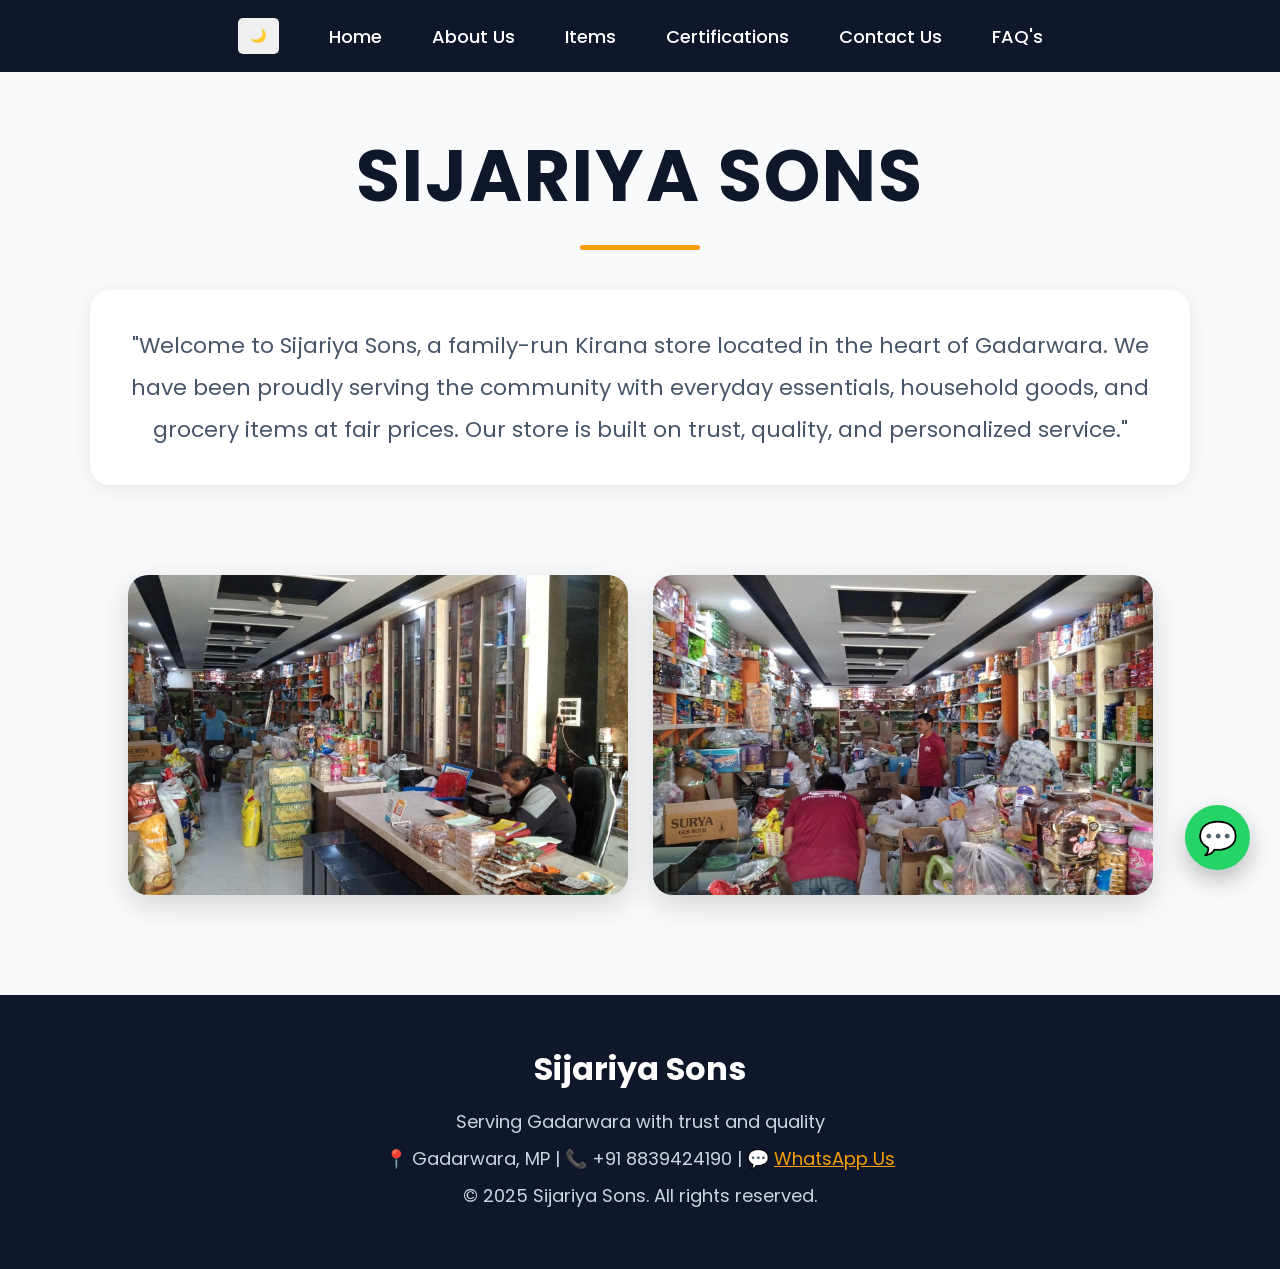
<file: index.html>
<!DOCTYPE html>
<html lang="en">
<head>
    <meta charset="UTF-8">
    <meta name="viewport" content="width=device-width, initial-scale=1.0">
    <title>Sijariya Sons</title>
    <link rel="preconnect" href="https://fonts.googleapis.com">
<link rel="preconnect" href="https://fonts.gstatic.com" crossorigin>

<link href="https://fonts.googleapis.com/css2?family=Poppins:wght@300;400;500;600;700&display=swap" rel="stylesheet">
    <link rel="stylesheet" href="css/SijariyaSonsHomeCSS.css">
    <link rel="stylesheet" href="css/style.css">
</head>
<a href="https://wa.me/919753737399"
   class="whatsapp-float"
   target="_blank">

   💬
</a>
<body>
    <nav>
        <button id="darkModeToggle">🌙</button>
        <li id="n"><a href="index.html">Home</a></li>
        <li id="n"><a href="SijariyaSonsAboutUs.html">About Us</a></li>
        <li id="n"><a href="SijariyaSonsItems.html">Items</a></li>
        <li id="n"><a href="SijariyaSonsCertfications.html">Certifications</a></li>
        <li id="n"><a href="SijariyaSonsContactUs.html">Contact Us</a></li>
        <li id="n"><a href="SijariyaSonsFAQ.html">FAQ's</a></li>
    </nav>
    <main>
        <div id="title"><b>
            SIJARIYA SONS
            </b>
        </div>
        <div id="intro">
            "Welcome to Sijariya Sons, a family-run Kirana store located in the heart of Gadarwara. We have been proudly serving the community with everyday essentials, household goods, and grocery items at fair prices. Our store is built on trust, quality, and personalized service."
        </div>
        <div id="images">
            <div id="img1"></div>
            <div id="img2"></div>
        </div>
    </main>
    <footer>
  <div id="footer">
    <h2>Sijariya Sons</h2>
    <p>Serving Gadarwara with trust and quality</p>

    <p>📍 Gadarwara, MP | 📞 +91 8839424190 | 💬 <a href="https://wa.me/919753737399" target="_blank">WhatsApp Us</a></p>
    <p>© 2025 Sijariya Sons. All rights reserved.</p>
  </div>
</footer>
</body>
<script src="js/script.js"></script>
</html>
</file>
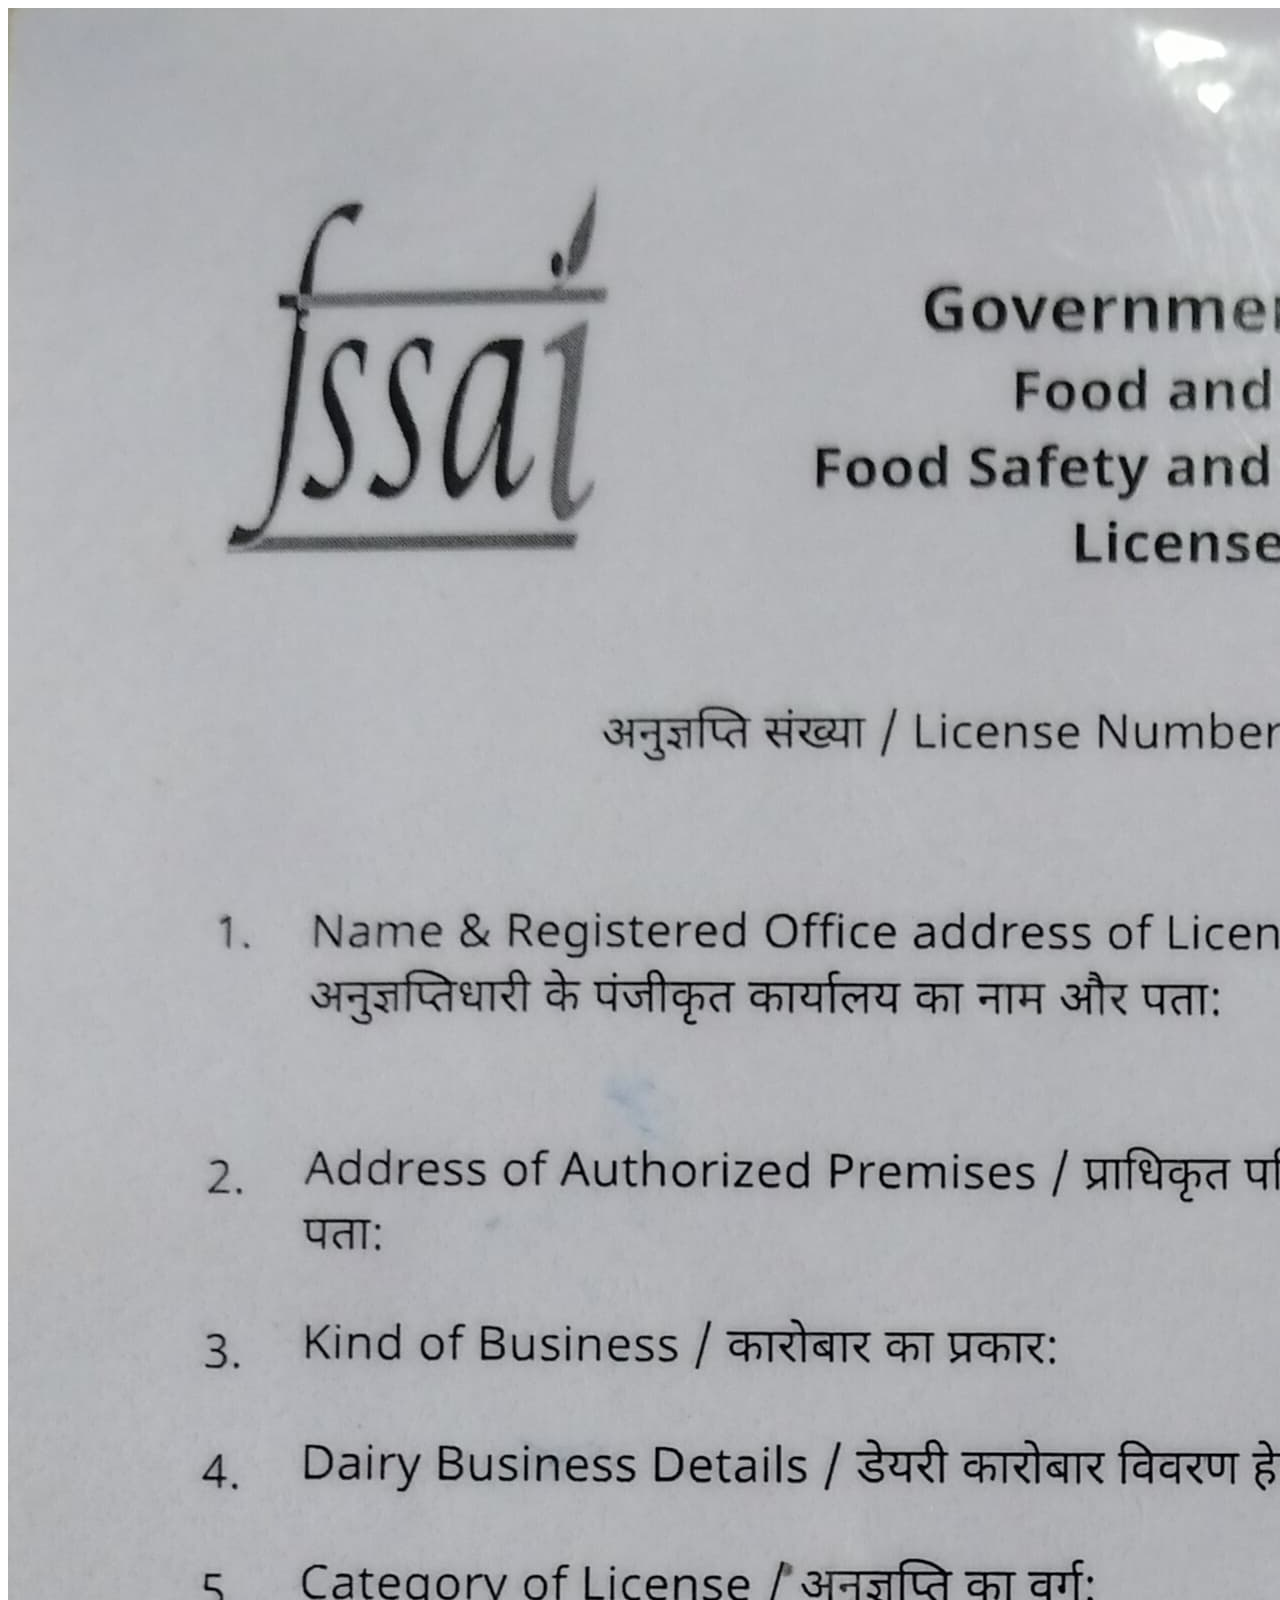
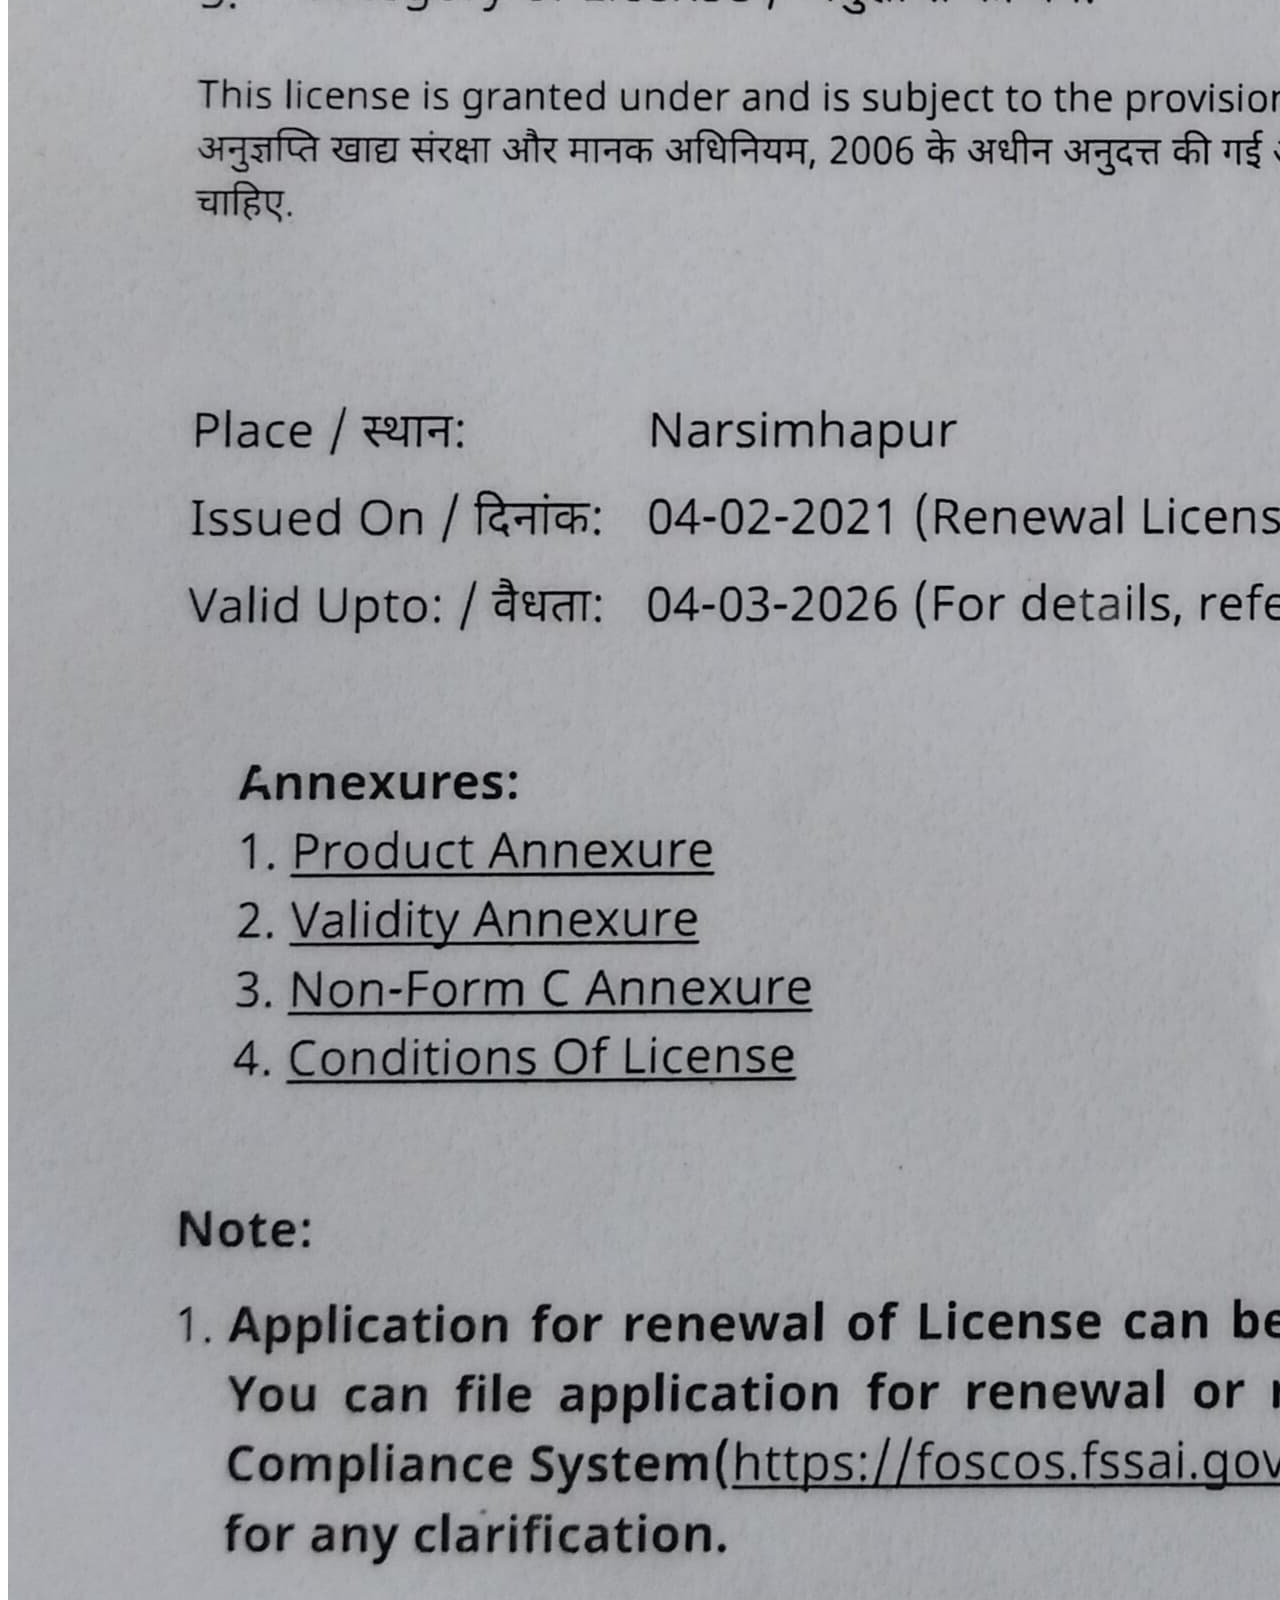
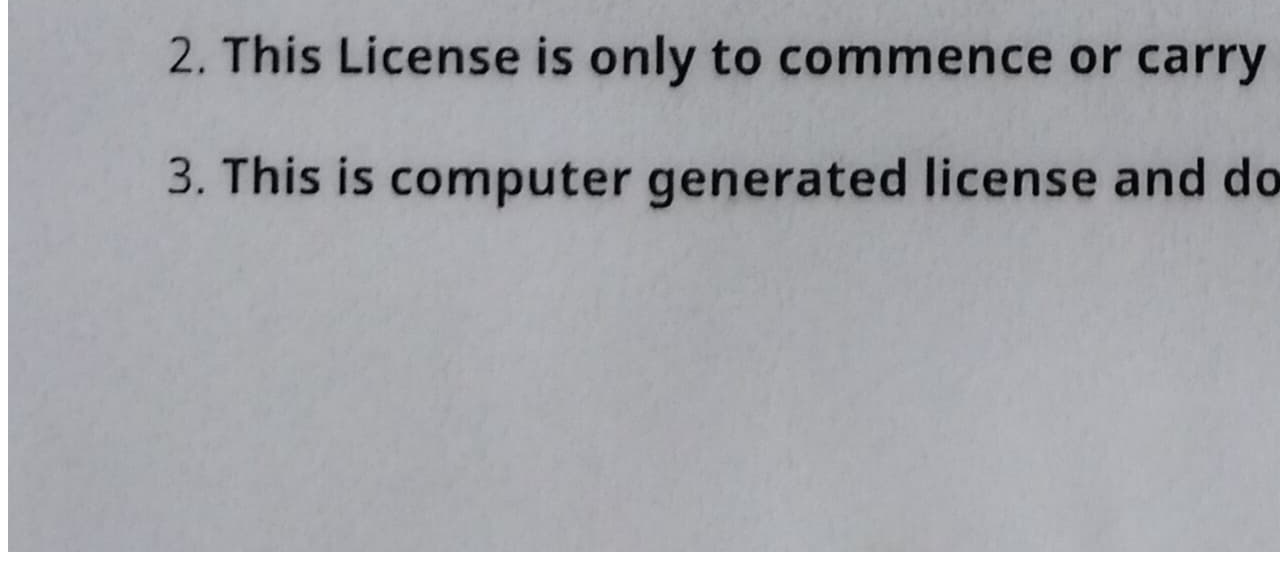
<file: license.html>
<!DOCTYPE html>
<html lang="en">
<head>
    <meta charset="UTF-8">
    <meta name="viewport" content="width=device-width, initial-scale=1.0">
    <title>Document</title>
    <link rel="stylesheet" href="css/SijariyaSonsCertficationsCSS.css">
</head>
<body>
    <img src="../images/c1.jpg">
</body>
</html>
</file>
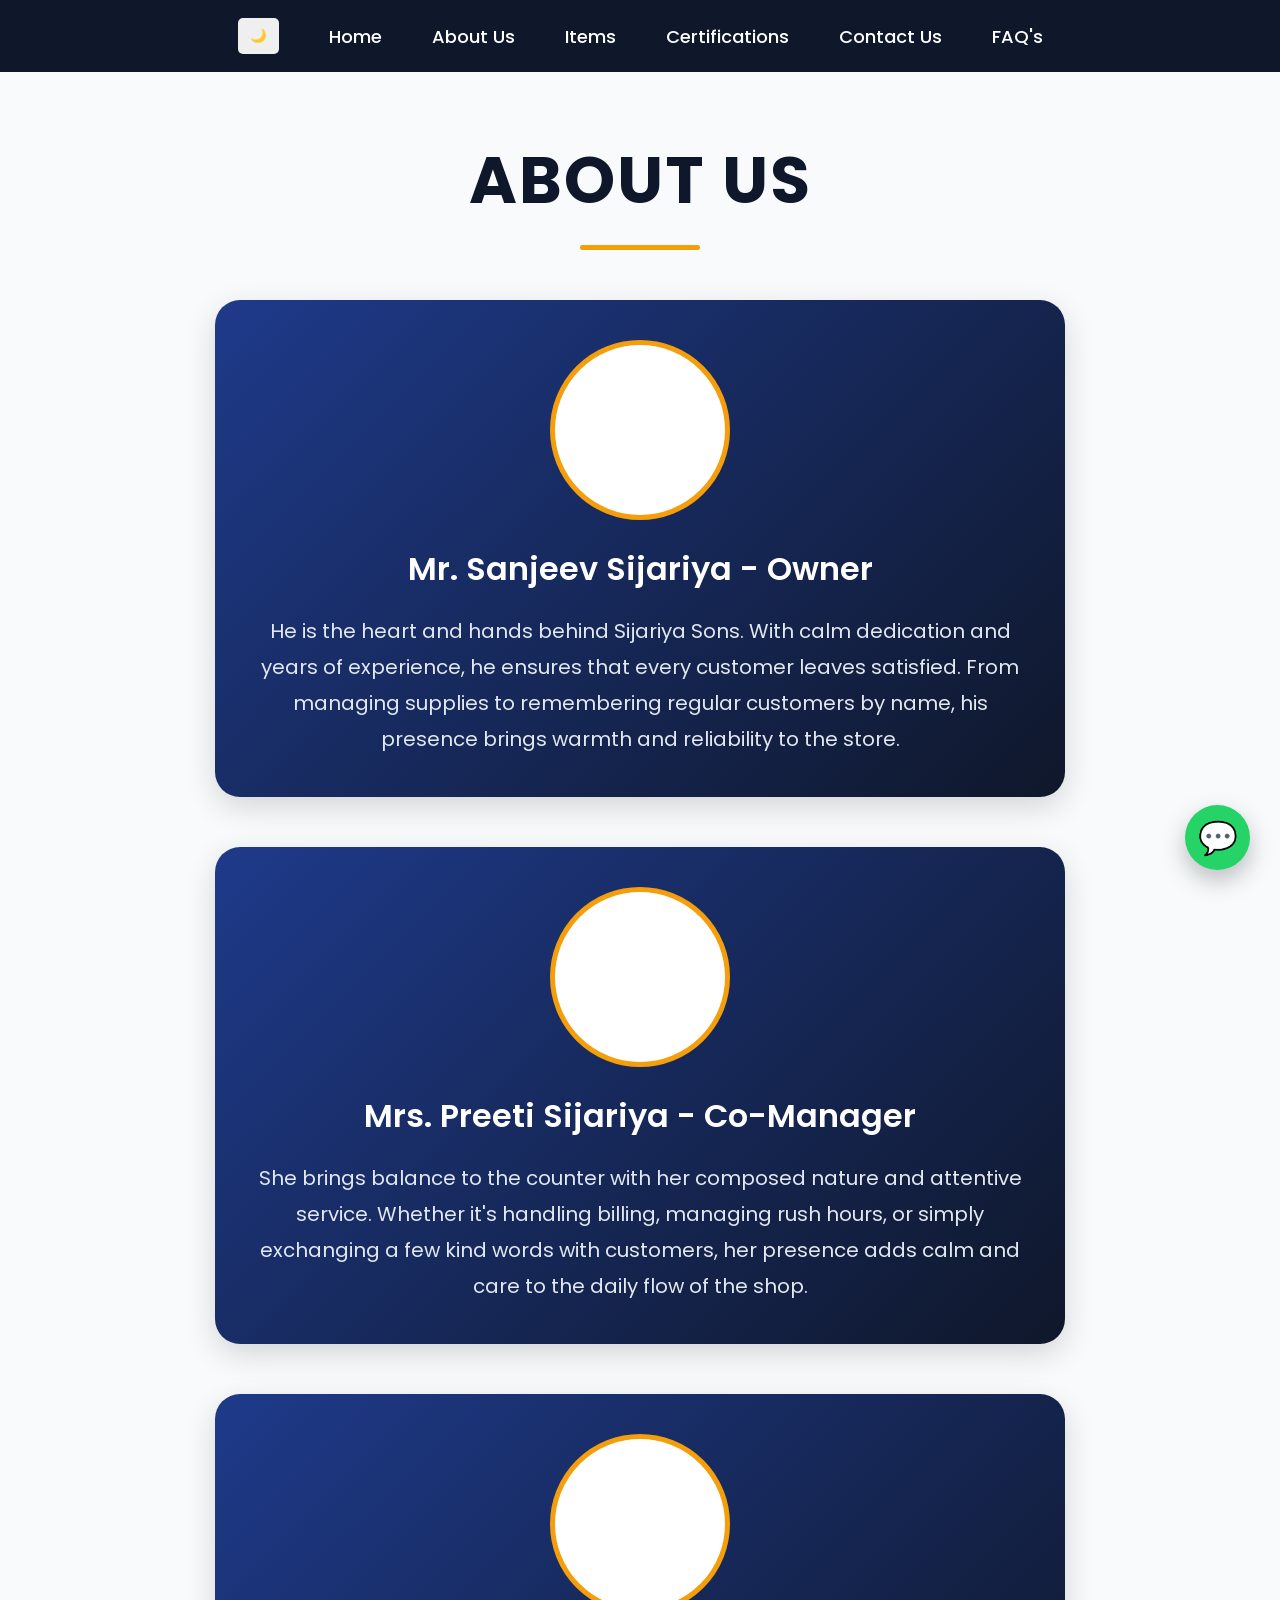
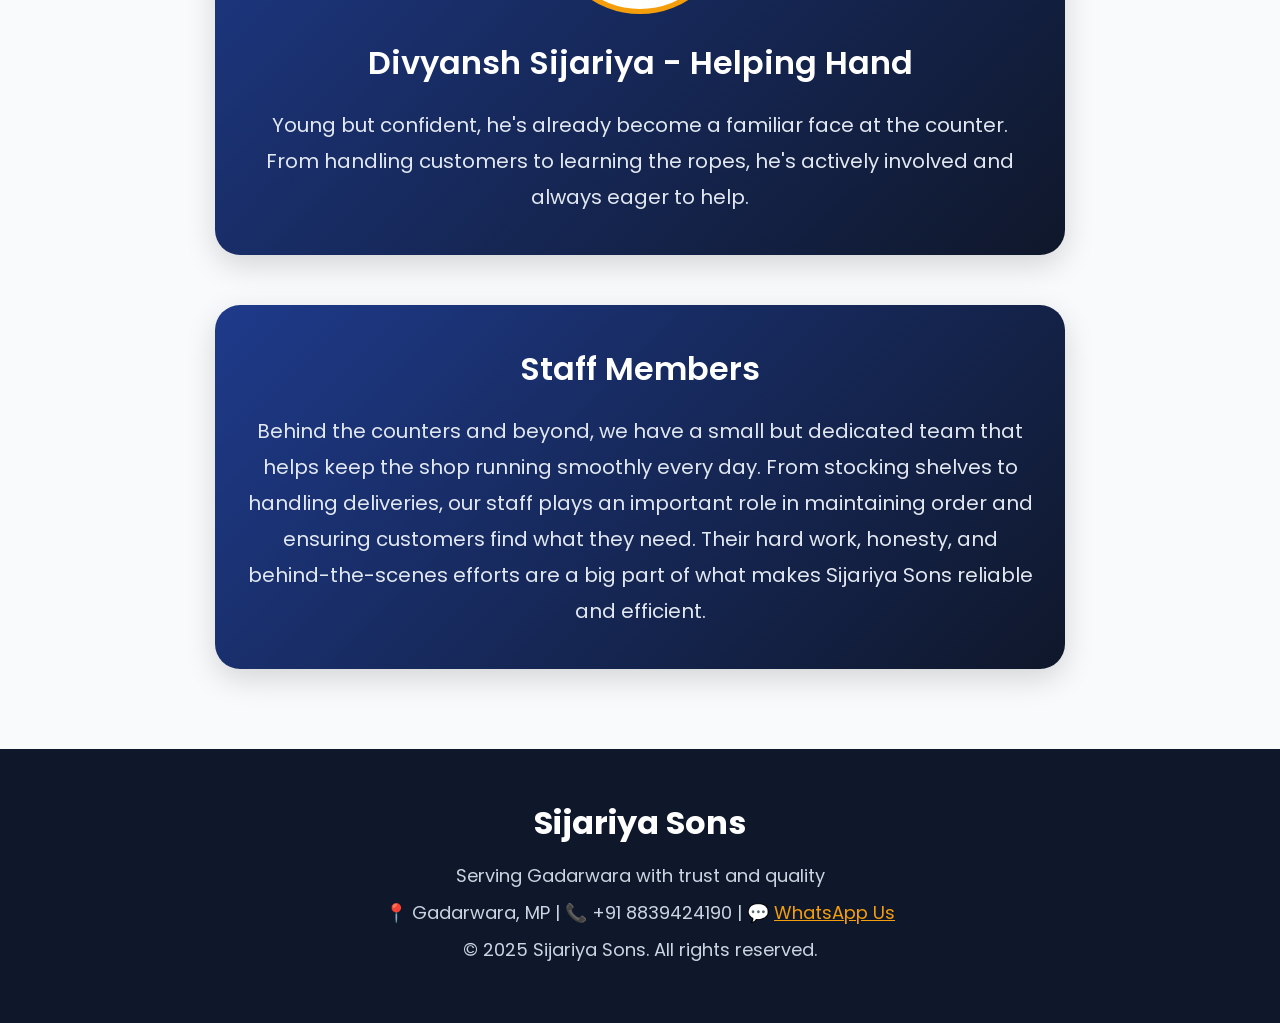
<file: SijariyaSonsAboutUs.html>
<!DOCTYPE html>
<html lang="en">
<head>
    <meta charset="UTF-8">
    <meta name="viewport" content="width=device-width, initial-scale=1.0">
    <title>About Us</title>
    <link rel="preconnect" href="https://fonts.googleapis.com">
<link rel="preconnect" href="https://fonts.gstatic.com" crossorigin>

<link href="https://fonts.googleapis.com/css2?family=Poppins:wght@300;400;500;600;700&display=swap" rel="stylesheet">
    <link rel="stylesheet" href="css/SijariyaSonsAboutUsCSS.css">
    <link rel="stylesheet" href="css/style.css">
</head>
<a href="https://wa.me/919753737399"
   class="whatsapp-float"
   target="_blank">

   💬
</a>
<body>
    <nav>
        <button id="darkModeToggle">🌙</button>
        <li><a href="index.html">Home</a></li>
        <li><a href="SijariyaSonsAboutUs.html">About Us</a></li>
        <li><a href="SijariyaSonsItems.html">Items</a></li>
        <li><a href="SijariyaSonsCertfications.html">Certifications</a></li>
        <li><a href="SijariyaSonsContactUs.html">Contact Us</a></li>
        <li><a href="SijariyaSonsFAQ.html">FAQ's</a></li>
    </nav>
    <div id="about"><b>
        ABOUT US
        </b>
    </div>
    <div id="father">
        <div id="pic1"></div>
        <div id="intro1">Mr. Sanjeev Sijariya - Owner</div>
        <div id="p1">He is the heart and hands behind Sijariya Sons. With calm dedication and years of experience, he ensures that every customer leaves satisfied. From managing supplies to remembering regular customers by name, his presence brings warmth and reliability to the store.</div>
    </div>
    <div id="mother">
        <div id="pic2"></div>
        <div id="intro2">Mrs. Preeti Sijariya - Co-Manager</div>
        <div id="p2">She brings balance to the counter with her composed nature and attentive service. Whether it's handling billing, managing rush hours, or simply exchanging a few kind words with customers, her presence adds calm and care to the daily flow of the shop.</div>
    </div>
    <div id="brother">
        <div id="pic3"></div>
        <div id="intro3">Divyansh Sijariya - Helping Hand</div>
        <div id="p3">Young but confident, he's already become a familiar face at the counter. From handling customers to learning the ropes, he's actively involved and always eager to help.</div>
    </div>
    <div id="staff">
        <div id="intro4">Staff Members</div>
        <div id="p4">Behind the counters and beyond, we have a small but dedicated team that helps keep the shop running smoothly every day. From stocking shelves to handling deliveries, our staff plays an important role in maintaining order and ensuring customers find what they need. Their hard work, honesty, and behind-the-scenes efforts are a big part of what makes Sijariya Sons reliable and efficient.</div>
    </div>
    <footer>
  <div id="footer">
    <h2>Sijariya Sons</h2>
    <p>Serving Gadarwara with trust and quality</p>

    <p>📍 Gadarwara, MP | 📞 +91 8839424190 | 💬 <a href="https://wa.me/919753737399" target="_blank">WhatsApp Us</a></p>
    <p>© 2025 Sijariya Sons. All rights reserved.</p>
  </div>
</footer>
</body>
<script src="js/script.js"></script>
</html>
</file>
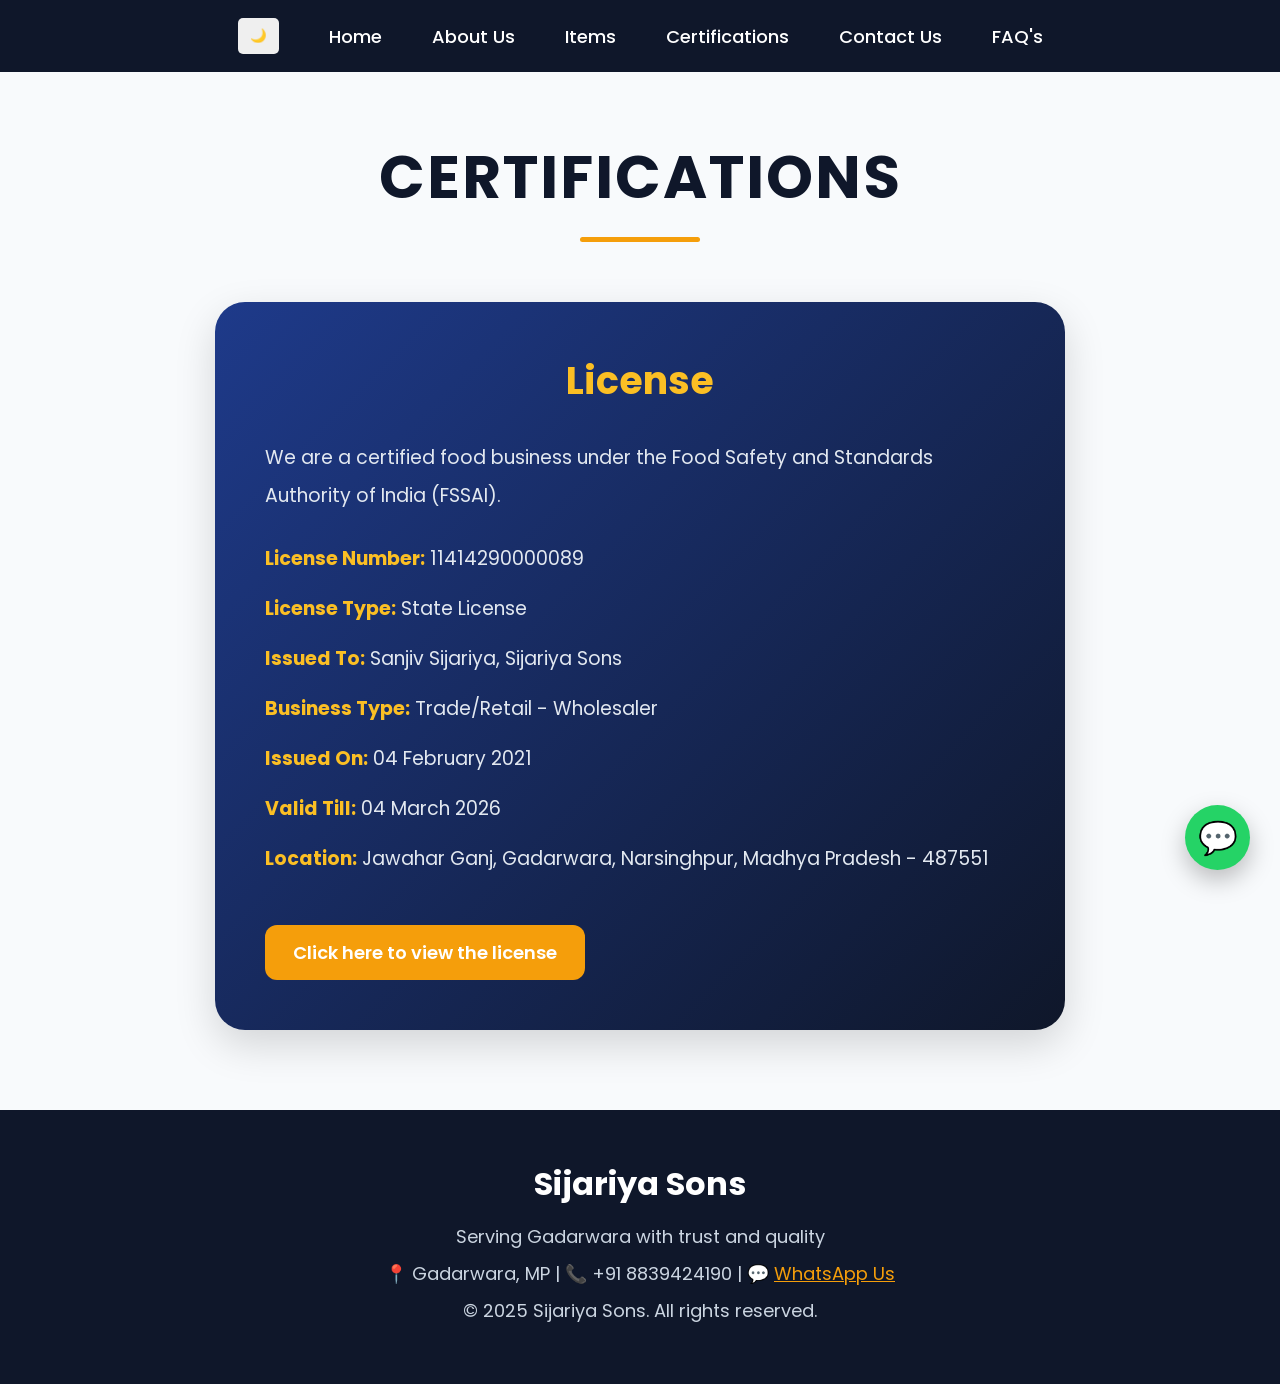
<file: SijariyaSonsCertfications.html>
<!DOCTYPE html>
<html lang="en">
<head>
    <meta charset="UTF-8">
    <meta name="viewport" content="width=device-width, initial-scale=1.0">
    <title>Certifications</title>
    <link rel="preconnect" href="https://fonts.googleapis.com">
<link rel="preconnect" href="https://fonts.gstatic.com" crossorigin>

<link href="https://fonts.googleapis.com/css2?family=Poppins:wght@300;400;500;600;700&display=swap" rel="stylesheet">
    <link rel="stylesheet" href="css/SijariyaSonsCertficationsCSS.css">
    <link rel="stylesheet" href="css/style.css">
</head>
<a href="https://wa.me/919753737399"
   class="whatsapp-float"
   target="_blank">

   💬
</a>
<body>
    <nav>
        <button id="darkModeToggle">🌙</button>
        <li><a href="index.html">Home</a></li>
        <li><a href="SijariyaSonsAboutUs.html">About Us</a></li>
        <li><a href="SijariyaSonsItems.html">Items</a></li>
        <li><a href="SijariyaSonsCertfications.html">Certifications</a></li>
        <li><a href="SijariyaSonsContactUs.html">Contact Us</a></li>
        <li><a href="SijariyaSonsFAQ.html">FAQ's</a></li>
    </nav>
    <div id="title"><b>
            CERTIFICATIONS
    </b></div>
    <div id="first">
        <div id="intro1">License</div>
        <div id="p1">We are a certified food business under the Food Safety and Standards Authority of India (FSSAI).
          <div class="license-details">
    <p><strong>License Number:</strong> 11414290000089</p>

    <p><strong>License Type:</strong> State License</p>

    <p><strong>Issued To:</strong> Sanjiv Sijariya, Sijariya Sons</p>

    <p><strong>Business Type:</strong> Trade/Retail - Wholesaler</p>

    <p><strong>Issued On:</strong> 04 February 2021</p>

    <p><strong>Valid Till:</strong> 04 March 2026</p>

    <p><strong>Location:</strong> Jawahar Ganj, Gadarwara, Narsinghpur, Madhya Pradesh - 487551</p>
</div>
        </div>
<div><a id="img1" href = "license.html">Click here to view the license</a></div>
    </div>
    <footer>
  <div id="footer">
    <h2>Sijariya Sons</h2>
    <p>Serving Gadarwara with trust and quality</p>

    <p>📍 Gadarwara, MP | 📞 +91 8839424190 | 💬 <a href="https://wa.me/919753737399" target="_blank">WhatsApp Us</a></p>
    <p>© 2025 Sijariya Sons. All rights reserved.</p>
  </div>
</footer>
</body>
<script src="js/script.js"></script>
</html>
</file>
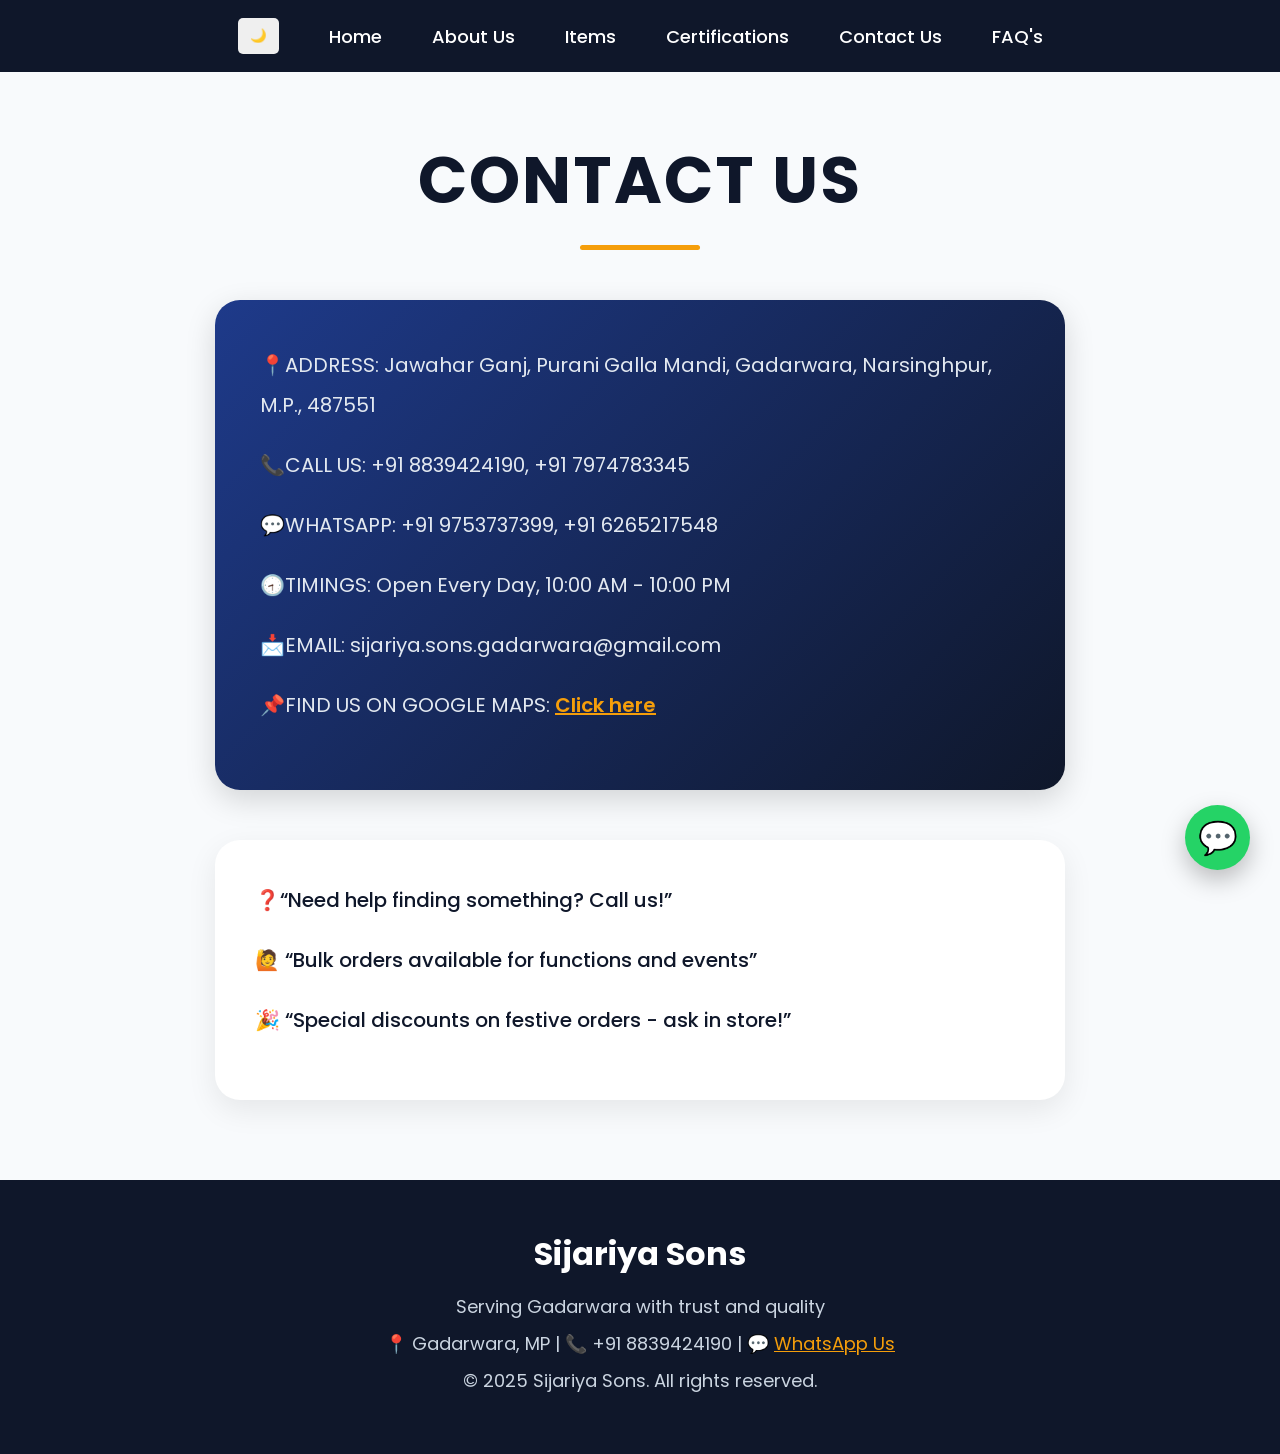
<file: SijariyaSonsContactUs.html>
<!DOCTYPE html>
<html lang="en">
<head>
    <meta charset="UTF-8">
    <meta name="viewport" content="width=device-width, initial-scale=1.0">
    <title>Contact</title>
    <link rel="preconnect" href="https://fonts.googleapis.com">
<link rel="preconnect" href="https://fonts.gstatic.com" crossorigin>

<link href="https://fonts.googleapis.com/css2?family=Poppins:wght@300;400;500;600;700&display=swap" rel="stylesheet">
    <link rel="stylesheet" href="css/SijariyaSonsContactUsCSS.css">
    <link rel="stylesheet" href="css/style.css">
</head>
<a href="https://wa.me/919753737399"
   class="whatsapp-float"
   target="_blank">

   💬
</a>
<body>
    <nav>
        <button id="darkModeToggle">🌙</button>
        <li id="n"><a href="index.html">Home</a></li>
        <li id="n"><a href="SijariyaSonsAboutUs.html">About Us</a></li>
        <li id="n"><a href="SijariyaSonsItems.html">Items</a></li>
        <li id="n"><a href="SijariyaSonsCertfications.html">Certifications</a></li>
        <li id="n"><a href="SijariyaSonsContactUs.html">Contact Us</a></li>
        <li id="n"><a href="SijariyaSonsFAQ.html">FAQ's</a></li>
    </nav>
    <div id="contact"><b>
        CONTACT US
    </b></div>
    <ul id="all">
        <li id="details">📍ADDRESS: Jawahar Ganj, Purani Galla Mandi,       Gadarwara, Narsinghpur, M.P., 487551</li>
        <li id="details">📞CALL US: +91 8839424190, +91 7974783345</li>
        <li id="details">💬WHATSAPP: +91 9753737399, +91 6265217548</li>
        <li id="details">🕣TIMINGS: Open Every Day, 10:00 AM - 10:00 PM</li>
        <li id="details">📩EMAIL: sijariya.sons.gadarwara@gmail.com</li>
        <li id="details">📌FIND US ON GOOGLE MAPS: <a id="map" href="https://www.google.com/maps/@22.9249035,78.783168,16z?entry=ttu&g_ep=EgoyMDI1MDYyMi4wIKXMDSoASAFQAw%3D%3D"> Click here</a></li>
    </ul>
    <ul id="more">
        <li id="details">❓“Need help finding something? Call us!”</li>
        <li id="details">🙋 “Bulk orders available for functions and events”</li>
        <li id="details">🎉 “Special discounts on festive orders - ask in store!”</li>
    </ul>
    <footer>
  <div id="footer">
    <h2>Sijariya Sons</h2>
    <p>Serving Gadarwara with trust and quality</p>

    <p>📍 Gadarwara, MP | 📞 +91 8839424190 | 💬 <a href="https://wa.me/919753737399" target="_blank">WhatsApp Us</a></p>
    <p>© 2025 Sijariya Sons. All rights reserved.</p>
  </div>
</footer>
</body>
<script src="js/script.js"></script>
</html>
</file>
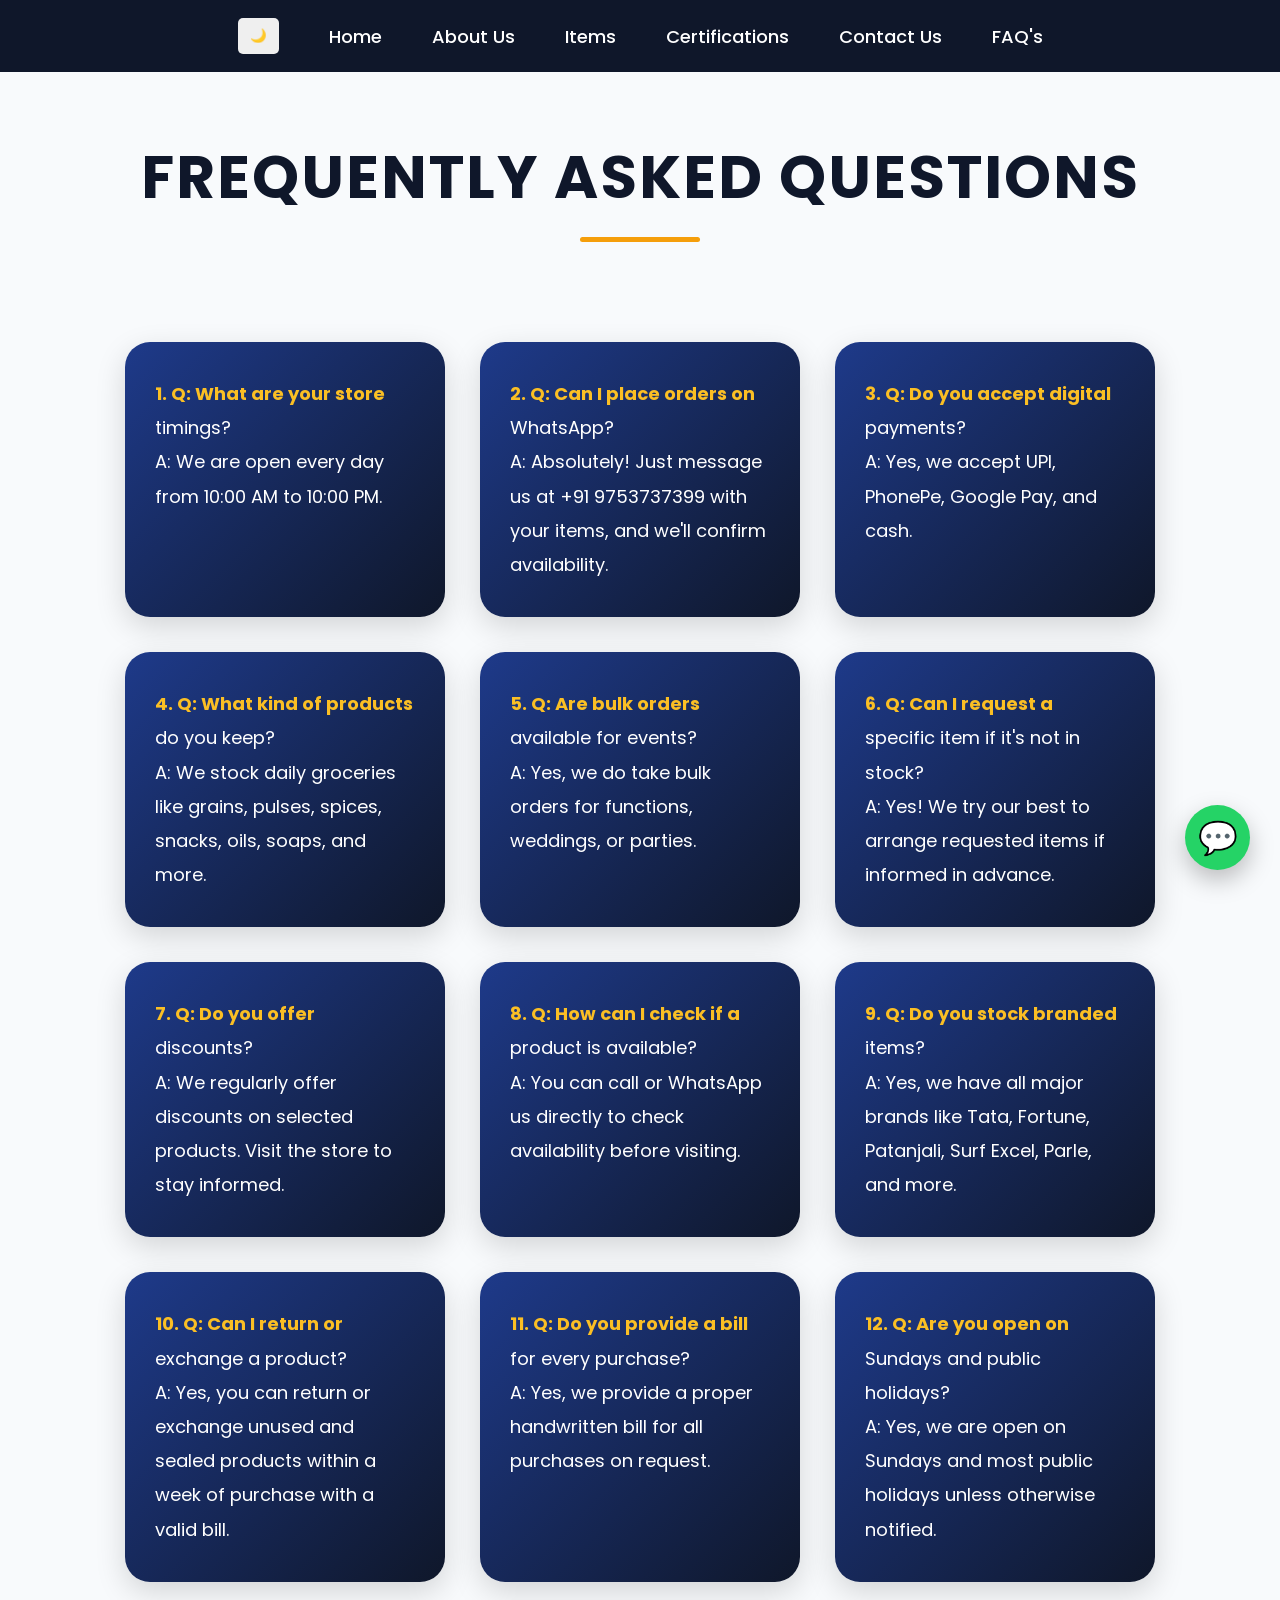
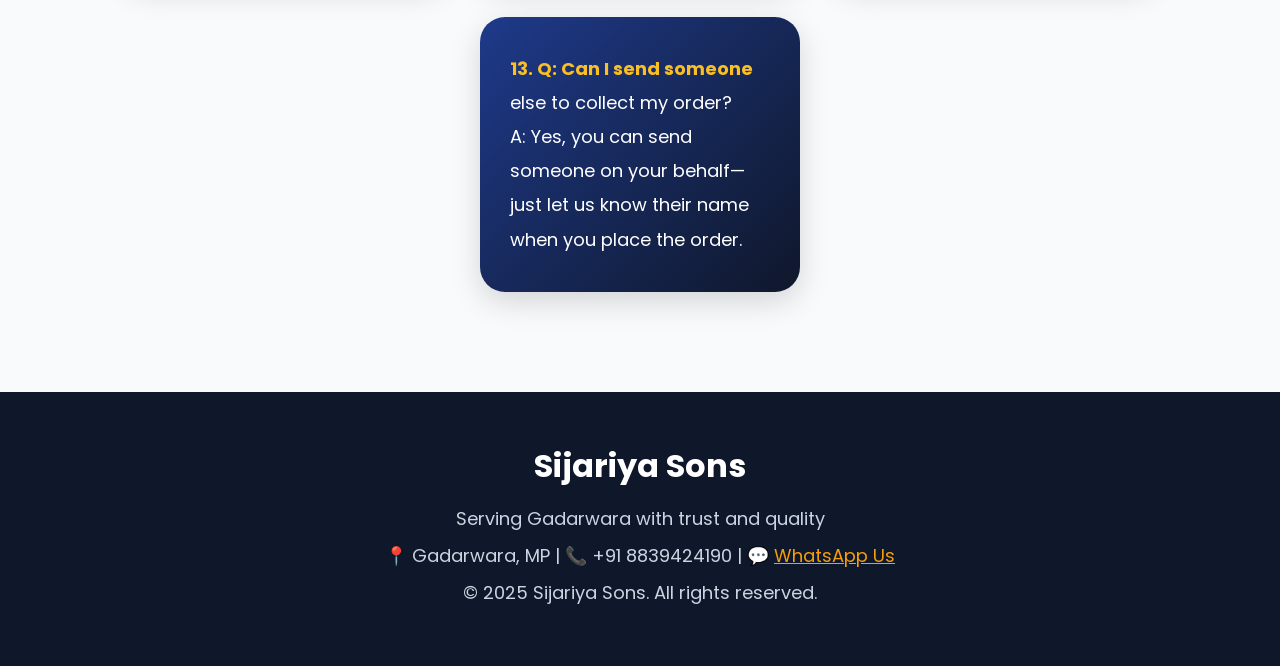
<file: SijariyaSonsFAQ.html>
<!DOCTYPE html>
<html lang="en">
<head>
    <meta charset="UTF-8">
    <meta name="viewport" content="width=device-width, initial-scale=1.0">
    <title>FAQ's</title>
    <link rel="preconnect" href="https://fonts.googleapis.com">
<link rel="preconnect" href="https://fonts.gstatic.com" crossorigin>

<link href="https://fonts.googleapis.com/css2?family=Poppins:wght@300;400;500;600;700&display=swap" rel="stylesheet">
    <link rel="stylesheet" href="css/SijariyaSonsFAQCSS.css">
    <link rel="stylesheet" href="css/style.css">
</head>
<a href="https://wa.me/919753737399"
   class="whatsapp-float"
   target="_blank">

   💬
</a>
<body>
     <nav>
        <button id="darkModeToggle">🌙</button>
        <li><a href="index.html">Home</a></li>
        <li><a href="SijariyaSonsAboutUs.html">About Us</a></li>
        <li><a href="SijariyaSonsItems.html">Items</a></li>
        <li><a href="SijariyaSonsCertfications.html">Certifications</a></li>
        <li><a href="SijariyaSonsContactUs.html">Contact Us</a></li>
        <li><a href="SijariyaSonsFAQ.html">FAQ's</a></li>
    </nav>
    <div id="title"><b>
        FREQUENTLY ASKED QUESTIONS
    </b></div>
    <main>
    <div id="faq">
        <div id="q1">1. Q: What are your store timings?<br>
                        A: We are open every day from 10:00 AM to 10:00 PM.</div>
        <div id="q2">2. Q: Can I place orders on WhatsApp?<br>
                        A: Absolutely! Just message us at +91 9753737399 with your items, and we'll confirm availability.</div>
        <div id="q3">3. Q: Do you accept digital payments?<br>
                        A: Yes, we accept UPI, PhonePe, Google Pay, and cash.</div>
        <div id="q4">4. Q: What kind of products do you keep?<br>
                        A: We stock daily groceries like grains, pulses, spices, snacks, oils, soaps, and more.</div>
        <div id="q5">5. Q: Are bulk orders available for events?<br>
                        A: Yes, we do take bulk orders for functions, weddings, or parties.</div>
        <div id="q6">6. Q: Can I request a specific item if it's not in stock?<br>
                        A: Yes! We try our best to arrange requested items if informed in advance.</div>
        <div id="q7">7. Q: Do you offer discounts?<br>
                        A: We regularly offer discounts on selected products. Visit the store to stay informed.</div>
        <div id="q8">8. Q: How can I check if a product is available?<br>
                        A: You can call or WhatsApp us directly to check availability before visiting.</div>
        <div id="q9">9. Q: Do you stock branded items?<br>
                        A: Yes, we have all major brands like Tata, Fortune, Patanjali, Surf Excel, Parle, and more.</div>
        <div id="q10">10. Q: Can I return or exchange a product?<br>
                          A: Yes, you can return or exchange unused and sealed products within a week of purchase with a valid bill.</div>
        <div id="q11">11. Q: Do you provide a bill for every purchase?<br>
                          A: Yes, we provide a proper handwritten bill for all purchases on request.</div>
        <div id="q12">12. Q: Are you open on Sundays and public holidays?<br>
                          A: Yes, we are open on Sundays and most public holidays unless otherwise notified.</div>
        <div id="q13">13. Q: Can I send someone else to collect my order?<br>
                          A: Yes, you can send someone on your behalf—just let us know their name when you place the order.</div>
    </div>
    </main>
    <footer>
  <div id="footer">
    <h2>Sijariya Sons</h2>
    <p>Serving Gadarwara with trust and quality</p>

    <p>📍 Gadarwara, MP | 📞 +91 8839424190 | 💬 <a href="https://wa.me/919753737399" target="_blank">WhatsApp Us</a></p>
    <p>© 2025 Sijariya Sons. All rights reserved.</p>
  </div>
</footer>
</body>
<script src="js/script.js"></script>
</html>
</file>
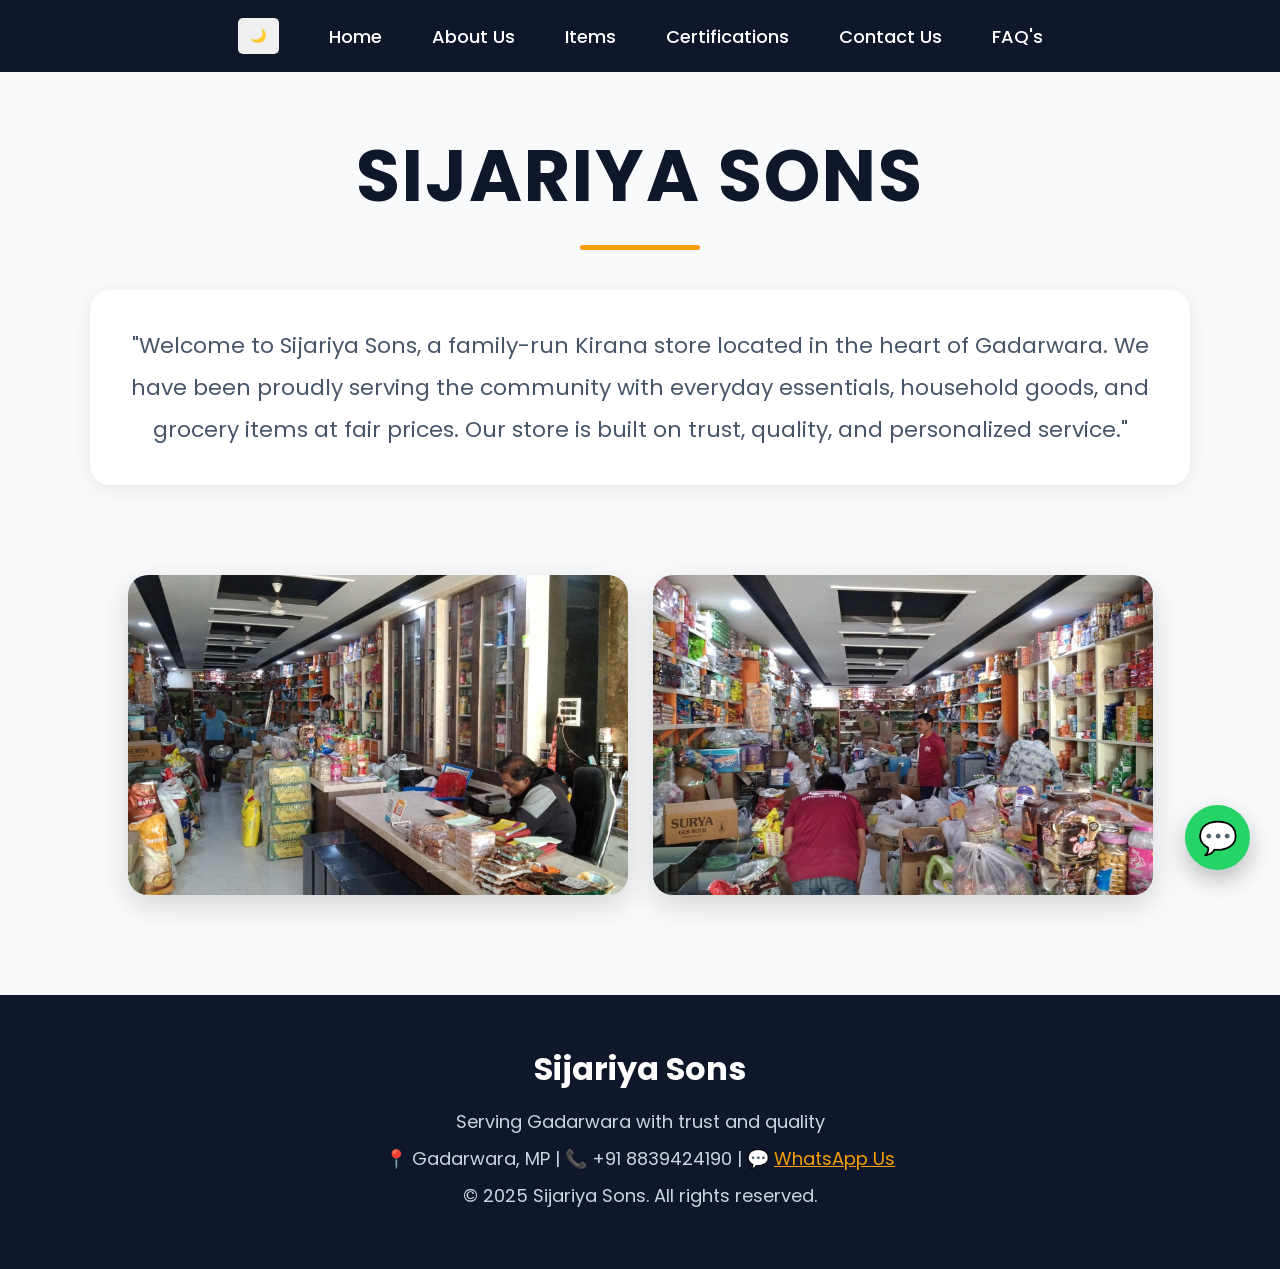
<file: SijariyaSonsHome.html>
<!DOCTYPE html>
<html lang="en">
<head>
    <meta charset="UTF-8">
    <meta name="viewport" content="width=device-width, initial-scale=1.0">
    <title>Sijariya Sons</title>
    <link rel="preconnect" href="https://fonts.googleapis.com">
<link rel="preconnect" href="https://fonts.gstatic.com" crossorigin>

<link href="https://fonts.googleapis.com/css2?family=Poppins:wght@300;400;500;600;700&display=swap" rel="stylesheet">
    <link rel="stylesheet" href="css/SijariyaSonsHomeCSS.css">
    <link rel="stylesheet" href="css/common.css">
</head>
<a href="https://wa.me/919753737399"
   class="whatsapp-float"
   target="_blank">

   💬
</a>
<body>
    <nav>
        <button id="darkModeToggle">🌙</button>
        <li id="n"><a href="SijariyaSonsHome.html">Home</a></li>
        <li id="n"><a href="SijariyaSonsAboutUs.html">About Us</a></li>
        <li id="n"><a href="SijariyaSonsItems.html">Items</a></li>
        <li id="n"><a href="SijariyaSonsCertfications.html">Certifications</a></li>
        <li id="n"><a href="SijariyaSonsContactUs.html">Contact Us</a></li>
        <li id="n"><a href="SijariyaSonsFAQ.html">FAQ's</a></li>
    </nav>
    <main>
        <div id="title"><b>
            SIJARIYA SONS
            </b>
        </div>
        <div id="intro">
            "Welcome to Sijariya Sons, a family-run Kirana store located in the heart of Gadarwara. We have been proudly serving the community with everyday essentials, household goods, and grocery items at fair prices. Our store is built on trust, quality, and personalized service."
        </div>
        <div id="images">
            <div id="img1"></div>
            <div id="img2"></div>
        </div>
    </main>
    <footer>
  <div id="footer">
    <h2>Sijariya Sons</h2>
    <p>Serving Gadarwara with trust and quality</p>

    <p>📍 Gadarwara, MP | 📞 +91 8839424190 | 💬 <a href="https://wa.me/919753737399" target="_blank">WhatsApp Us</a></p>
    <p>© 2025 Sijariya Sons. All rights reserved.</p>
  </div>
</footer>
</body>
<script src="js/script.js"></script>
</html>
</file>
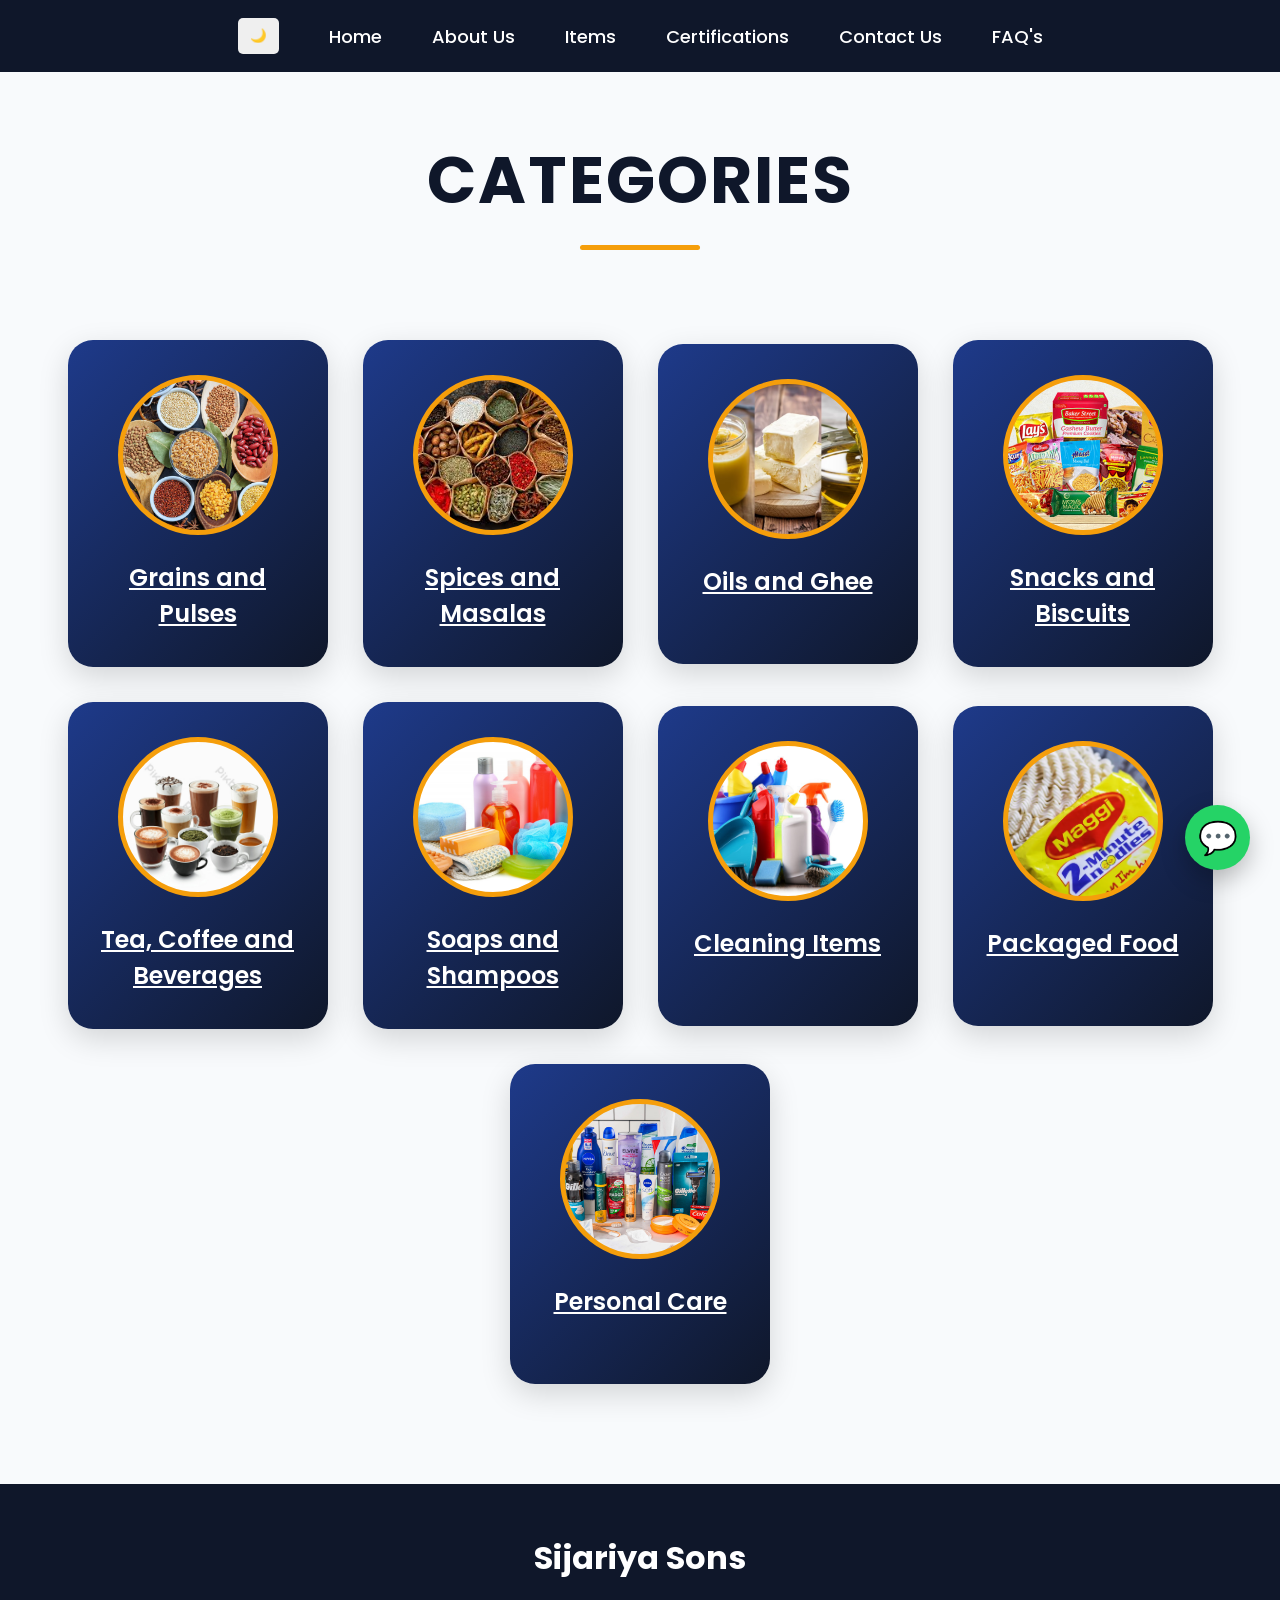
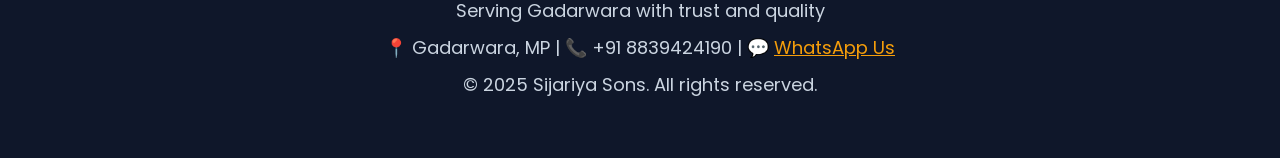
<file: SijariyaSonsItems.html>
<!DOCTYPE html>
<html lang="en">
<head>
    <meta charset="UTF-8">
    <meta name="viewport" content="width=device-width, initial-scale=1.0">
    <title>Items</title>
    <link rel="preconnect" href="https://fonts.googleapis.com">
<link rel="preconnect" href="https://fonts.gstatic.com" crossorigin>

<link href="https://fonts.googleapis.com/css2?family=Poppins:wght@300;400;500;600;700&display=swap" rel="stylesheet">
<link rel="stylesheet" href="css/SijariyaSonsItemsCSS.css">
<link rel="stylesheet" href="css/style.css">
</head>
<a href="https://wa.me/919753737399"
   class="whatsapp-float"
   target="_blank">

   💬
</a>
<body>
    <nav>
        <button id="darkModeToggle">🌙</button>
        <li><a href="index.html">Home</a></li>
        <li><a href="SijariyaSonsAboutUs.html">About Us</a></li>
        <li><a href="SijariyaSonsItems.html">Items</a></li>
        <li><a href="SijariyaSonsCertfications.html">Certifications</a></li>
        <li><a href="SijariyaSonsContactUs.html">Contact Us</a></li>
        <li><a href="SijariyaSonsFAQ.html">FAQ's</a></li>
    </nav>
    <div id="categories"><b>
        CATEGORIES
    </b></div>
    <div id="items">
    <div id="item1">
        <div id="pic1"></div>
        <a id="intro1" href="#">Grains and Pulses</a>
    </div>
    <div id="item2">
        <div id="pic2"></div>
        <a id="intro2" href="#">Spices and Masalas</a>
    </div>
    <div id="item3">
        <div id="pic3"></div>
        <a id="intro3" href="#">Oils and Ghee</a>
    </div>
    <div id="item4">
        <div id="pic4"></div>
        <a id="intro4" href="#">Snacks and Biscuits</a>
    </div>
    <div id="item5">
        <div id="pic5"></div>
        <a id="intro5" href="#">Tea, Coffee and Beverages</a>
    </div>
    <div id="item6">
        <div id="pic6"></div>
        <a id="intro6" href="#">Soaps and Shampoos</a>
    </div>
    <div id="item7">
        <div id="pic7"></div>
        <a id="intro7" href="#">Cleaning Items</a>
    </div>
    <div id="item8">
        <div id="pic8"></div>
        <a id="intro8" href="#">Packaged Food</a>
    </div>
    <div id="item9">
        <div id="pic9"></div>
        <a id="intro9" href="#">Personal Care</a>
    </div>
    </div>
    <footer>
  <div id="footer">
    <h2>Sijariya Sons</h2>
    <p>Serving Gadarwara with trust and quality</p>

    <p>📍 Gadarwara, MP | 📞 +91 8839424190 | 💬 <a href="https://wa.me/919753737399" target="_blank">WhatsApp Us</a></p>
    <p>© 2025 Sijariya Sons. All rights reserved.</p>
  </div>
</footer>
</body>
<script src="js/script.js"></script>
</html>
</file>
<file: css/SijariyaSonsHomeCSS.css>
#title{
    text-align:center;
    font-size:72px;
    margin-top:50px;
    font-weight:700;
    color:#0f172a;
    letter-spacing:2px;
}
#title::after{
    content:"";
    width:120px;
    height:5px;
    background:#f59e0b;
    display:block;
    margin:15px auto;
    border-radius:10px;
}
#intro{
    text-align:center;
    font-size:22px;
    line-height:1.9;
    max-width:1100px;
    margin:40px auto 70px auto;
    color:#475569;
    background:white;
    padding:35px;
    border-radius:20px;
    box-shadow:0 4px 20px rgba(0,0,0,0.08);
}
#images{
    display:flex;
    justify-content:center;
    align-items:center;
    gap:25px;
    flex-wrap:wrap;
    margin:50px auto;
    padding:20px;
}
#img1,
#img2{
    width:500px;
    height:320px;
    border-radius:20px;
    background-size:cover;
    background-position:center;
    transition:0.5s;
    box-shadow:0 10px 30px rgba(0,0,0,0.15);
    overflow:hidden;
}
#img1{
    background-image:url("../images/s1.jpg");
}

#img2{
    background-image:url("../images/s3.jpg");
}
#img1:hover,
#img2:hover{
    transform:translateY(-10px) scale(1.02);
}
@media(max-width:768px){

    nav{
        flex-wrap:wrap;
        gap:20px;
        padding:15px;
    }

    a{
        font-size:16px;
    }

    #title{
        font-size:40px;
    }

    #intro{
        font-size:18px;
        line-height:1.6;
    }

    #img1,
    #img2{
        width:100%;
        max-width:350px;
        height:220px;
    }

}
@keyframes fadeIn{
    from{
        opacity:0;
        transform:translateY(20px);
    }

    to{
        opacity:1;
        transform:translateY(0);
    }
}
#title,
#intro,
#images{
    animation:fadeIn 1s ease;
}
</file>
<file: css/style.css>
*{
    margin:0;
    padding:0;
    box-sizing:border-box;
    font-family:'Poppins',sans-serif;
}

body{
    background:#f8fafc;
    overflow-x:hidden;
}

html{
    scroll-behavior:smooth;
}

/* NAVBAR */

nav{
    background:#0f172a;
    display:flex;
    justify-content:center;
    align-items:center;
    gap:50px;
    padding:18px;
    position:sticky;
    top:0;
    z-index:1000;
}

nav li{
    list-style:none;
}

nav a{
    text-decoration:none;
    color:white;
    font-size:18px;
    font-weight:500;
    transition:0.3s;
}

nav a:hover{
    color:#f59e0b;
}

/* PAGE TITLE */

.page-title{
    text-align:center;
    font-size:60px;
    margin-top:60px;
    margin-bottom:70px;
    font-weight:700;
    color:#0f172a;
    letter-spacing:2px;
}

.page-title::after{
    content:"";
    width:120px;
    height:5px;
    background:#f59e0b;
    display:block;
    margin:15px auto;
    border-radius:10px;
}

/* FOOTER */

footer{
    background:#0f172a;
    color:white;
    text-align:center;
    padding:50px 20px;
    margin-top:80px;
}

#footer h2{
    font-size:32px;
    margin-bottom:15px;
}

#footer p{
    font-size:18px;
    margin:10px 0;
    color:#cbd5e1;
}

footer a{
    color:#f59e0b;
}

footer a:hover{
    color:white;
}

/* RESPONSIVE */

@media(max-width:768px){

    nav{
        flex-wrap:wrap;
        gap:20px;
        padding:15px;
    }

    nav a{
        font-size:16px;
    }

    .page-title{
        font-size:38px;
    }
}
/* FLOATING WHATSAPP BUTTON */

.whatsapp-float{
    position:fixed;
    width:65px;
    height:65px;
    bottom:30px;
    right:30px;
    background:#25d366;
    color:white;
    border-radius:50%;
    display:flex;
    justify-content:center;
    align-items:center;
    font-size:32px;
    text-decoration:none;
    box-shadow:0 10px 25px rgba(0,0,0,0.25);
    z-index:1000;
    transition:0.3s;
    animation:float 2s infinite ease-in-out;
}

.whatsapp-float:hover{
    transform:scale(1.12);
    background:#128c7e;
}

/* FLOATING EFFECT */

@keyframes float{

    0%{
        transform:translateY(0px);
    }

    50%{
        transform:translateY(-8px);
    }

    100%{
        transform:translateY(0px);
    }
}
body.dark-mode{
    background-color: #121212;
    color: white;
}

body.dark-mode nav{
    background-color: #1f1f1f;
}

body.dark-mode .card{
    background-color: #2a2a2a;
    color: white;
}

#darkModeToggle{
    padding: 8px 12px;
    border: none;
    cursor: pointer;
    border-radius: 5px;
}
body.dark-mode #about{
    color: #fffdfd;;
}
body.dark-mode #title{
    color: #fffdfd;;
}
body.dark-mode #contact{
    color: #fffdfd;;
}
body.dark-mode #categories{
    color: #fffdfd;;
}
</file>
<file: css/SijariyaSonsCertficationsCSS.css>
#title{
    text-align:center;
    font-size:60px;
    margin-top:60px;
    font-weight:700;
    color:#0f172a;
    letter-spacing:2px;
}
#title::after{
    content:"";
    width:120px;
    height:5px;
    background:#f59e0b;
    display:block;
    margin:15px auto;
    border-radius:10px;
}
#first{
    width:90%;
    max-width:850px;
    background:linear-gradient(135deg,#1e3a8a,#0f172a);
    color:white;
    margin:60px auto;
    padding:50px;
    border-radius:30px;
    box-shadow:0 15px 40px rgba(0,0,0,0.15);
    transition:0.4s;
}
#first:hover{
    transform:translateY(-8px);
}
#intro1{
    font-size:38px;
    font-weight:700;
    text-align:center;
    margin-bottom:30px;
    color:#fbbf24;
}
#p1{
    font-size:19px;
    line-height:2;
    color:#e2e8f0;
}
.license-details{
    margin-top:25px;
}

.license-details p{
    margin:12px 0;
}

.license-details strong{
    color:#fbbf24;
}
#img1{
    display:inline-block;
    margin-top:35px;
    background:#f59e0b;
    color:white;
    padding:14px 28px;
    border-radius:12px;
    font-size:18px;
    font-weight:600;
    text-decoration:none;
    transition:0.3s;
}
#img1:hover{
    background:white;
    color:#0f172a;
}
@media(max-width:768px){

    nav{
        flex-wrap:wrap;
        gap:20px;
        padding:15px;
    }

    a{
        font-size:16px;
    }

    #title{
        font-size:38px;
    }

    #first{
        width:95%;
        padding:30px 20px;
    }

    #intro1{
        font-size:28px;
    }

    #p1{
        font-size:16px;
    }

    #img1{
        width:100%;
        text-align:center;
    }
}
</file>
<file: css/SijariyaSonsAboutUsCSS.css>
#about::after{
    content:"";
    width:120px;
    height:5px;
    background:#f59e0b;
    display:block;
    margin:15px auto;
    border-radius:10px;
}
#about{
    text-align:center;
    font-size:65px;
    margin-top:60px;
    font-weight:700;
    color:#0f172a;
    letter-spacing:2px;
}
#father,
#mother,
#brother,
#staff{
    width:90%;
    max-width:850px;
    background:linear-gradient(135deg,#1e3a8a,#0f172a);
    text-align:center;
    margin:50px auto;
    padding:40px 30px;
    border-radius:25px;
    box-shadow:0 10px 30px rgba(0,0,0,0.15);
    transition:0.4s;
}
#father:hover,
#mother:hover,
#brother:hover,
#staff:hover{
    transform:translateY(-10px);
}
#pic1,
#pic2,
#pic3{
    width:180px;
    height:180px;
    border-radius:50%;
    background-color:white;
    margin:0 auto 25px auto;
    border:5px solid #f59e0b;
}
#intro1,
#intro2,
#intro3,
#intro4{
    font-size:32px;
    color:white;
    margin-bottom:20px;
    font-weight:600;
}
#p1,
#p2,
#p3,
#p4{
    color:#e2e8f0;
    font-size:20px;
    line-height:1.8;
}
@media(max-width:768px){

    nav{
        flex-wrap:wrap;
        gap:20px;
        padding:15px;
    }

    a{
        font-size:16px;
    }

    #about{
        font-size:40px;
    }

    #father,
    #mother,
    #brother,
    #staff{
        width:95%;
        padding:30px 20px;
    }

    #pic1,
    #pic2,
    #pic3{
        width:130px;
        height:130px;
    }

    #intro1,
    #intro2,
    #intro3,
    #intro4{
        font-size:24px;
    }

    #p1,
    #p2,
    #p3,
    #p4{
        font-size:17px;
    }
}
/* DARK MODE */

.dark-mode{
    background-color: #121212;
    color: white;
}

.dark-mode nav{
    background-color: #1f1f1f;
}

.dark-mode a{
    color: white;
}

.dark-mode button{
    background-color: white;
    color: black;
}

/* TOGGLE BUTTON */

#darkModeToggle{
    padding: 10px;
    cursor: pointer;
    border: none;
    border-radius: 5px;
}
</file>
<file: css/SijariyaSonsContactUsCSS.css>
#contact{
    text-align:center;
    font-size:65px;
    margin-top:60px;
    font-weight:700;
    color:#0f172a;
    letter-spacing:2px;
}
#contact::after{
    content:"";
    width:120px;
    height:5px;
    background:#f59e0b;
    display:block;
    margin:15px auto;
    border-radius:10px;
}
#all{
    width:90%;
    max-width:850px;
    border-radius:25px;
    background:linear-gradient(135deg,#1e3a8a,#0f172a);
    font-size:20px;
    color:white;
    margin:50px auto;
    padding:45px;
    box-shadow:0 10px 30px rgba(0,0,0,0.15);
    line-height:2;
}
#details{
    list-style:none;
    margin-bottom:20px;
    color:#e2e8f0;
}
#map{
    font-size:20px;
    color:#f59e0b;
    font-weight:600;
}

#map:hover{
    color:white;
}
#more{
    width:90%;
    max-width:850px;
    border-radius:25px;
    background:white;
    font-size:20px;
    color:#0f172a;
    margin:50px auto;
    padding:40px;
    box-shadow:0 10px 30px rgba(0,0,0,0.08);
    line-height:2;
    font-weight:500;
}
#more #details{
    color:#0f172a;
}
#all,
#more{
    transition:0.4s;
}

#all:hover,
#more:hover{
    transform:translateY(-10px);
}
@media(max-width:768px){

    nav{
        flex-wrap:wrap;
        gap:20px;
        padding:15px;
    }

    a{
        font-size:16px;
    }

    #contact{
        font-size:40px;
    }

    #all,
    #more{
        width:95%;
        padding:30px 20px;
        font-size:17px;
    }

    #map{
        font-size:17px;
    }
}
</file>
<file: css/SijariyaSonsFAQCSS.css>
#title{
    text-align:center;
    font-size:60px;
    margin-top:60px;
    margin-bottom:80px;
    font-weight:700;
    color:#0f172a;
    letter-spacing:2px;
}
#title::after{
    content:"";
    width:120px;
    height:5px;
    background:#f59e0b;
    display:block;
    margin:15px auto;
    border-radius:10px;
}
#faq{
    display:flex;
    justify-content:center;
    align-items:stretch;
    flex-wrap:wrap;
    gap:35px;
    padding:20px;
    margin-bottom:70px;
}
#q1,
#q2,
#q3,
#q4,
#q5,
#q6,
#q7,
#q8,
#q9,
#q10,
#q11,
#q12,
#q13{
    width:320px;
    min-height:260px;
    padding:35px 30px;
    border-radius:25px;
    background:linear-gradient(135deg,#1e3a8a,#0f172a);
    color:white;
    font-size:18px;
    line-height:1.9;
    box-shadow:0 10px 30px rgba(0,0,0,0.15);
    transition:0.4s;
}
#q1:hover,
#q2:hover,
#q3:hover,
#q4:hover,
#q5:hover,
#q6:hover,
#q7:hover,
#q8:hover,
#q9:hover,
#q10:hover,
#q11:hover,
#q12:hover,
#q13:hover{
    transform:translateY(-10px);
}
#faq div{
    font-weight:400;
}

#faq div::first-line{
    font-weight:700;
    color:#fbbf24;
}
@media(max-width:768px){

    nav{
        flex-wrap:wrap;
        gap:20px;
        padding:15px;
    }

    a{
        font-size:16px;
    }

    #title{
        font-size:38px;
    }

    #q1,
    #q2,
    #q3,
    #q4,
    #q5,
    #q6,
    #q7,
    #q8,
    #q9,
    #q10,
    #q11,
    #q12,
    #q13{
        width:95%;
        min-height:auto;
        font-size:16px;
        padding:25px;
    }
}
</file>
<file: css/common.css>
*{
    margin:0;
    padding:0;
    box-sizing:border-box;
    font-family:'Poppins',sans-serif;
}

body{
    background:#f8fafc;
    overflow-x:hidden;
}

html{
    scroll-behavior:smooth;
}

/* NAVBAR */

nav{
    background:#0f172a;
    display:flex;
    justify-content:center;
    align-items:center;
    gap:50px;
    padding:18px;
    position:sticky;
    top:0;
    z-index:1000;
}

nav li{
    list-style:none;
}

nav a{
    text-decoration:none;
    color:white;
    font-size:18px;
    font-weight:500;
    transition:0.3s;
}

nav a:hover{
    color:#f59e0b;
}

/* PAGE TITLE */

.page-title{
    text-align:center;
    font-size:60px;
    margin-top:60px;
    margin-bottom:70px;
    font-weight:700;
    color:#0f172a;
    letter-spacing:2px;
}

.page-title::after{
    content:"";
    width:120px;
    height:5px;
    background:#f59e0b;
    display:block;
    margin:15px auto;
    border-radius:10px;
}

/* FOOTER */

footer{
    background:#0f172a;
    color:white;
    text-align:center;
    padding:50px 20px;
    margin-top:80px;
}

#footer h2{
    font-size:32px;
    margin-bottom:15px;
}

#footer p{
    font-size:18px;
    margin:10px 0;
    color:#cbd5e1;
}

footer a{
    color:#f59e0b;
}

footer a:hover{
    color:white;
}

/* RESPONSIVE */

@media(max-width:768px){

    nav{
        flex-wrap:wrap;
        gap:20px;
        padding:15px;
    }

    nav a{
        font-size:16px;
    }

    .page-title{
        font-size:38px;
    }
}
/* FLOATING WHATSAPP BUTTON */

.whatsapp-float{
    position:fixed;
    width:65px;
    height:65px;
    bottom:30px;
    right:30px;
    background:#25d366;
    color:white;
    border-radius:50%;
    display:flex;
    justify-content:center;
    align-items:center;
    font-size:32px;
    text-decoration:none;
    box-shadow:0 10px 25px rgba(0,0,0,0.25);
    z-index:1000;
    transition:0.3s;
    animation:float 2s infinite ease-in-out;
}

.whatsapp-float:hover{
    transform:scale(1.12);
    background:#128c7e;
}

/* FLOATING EFFECT */

@keyframes float{

    0%{
        transform:translateY(0px);
    }

    50%{
        transform:translateY(-8px);
    }

    100%{
        transform:translateY(0px);
    }
}
body.dark-mode{
    background-color: #121212;
    color: white;
}

body.dark-mode nav{
    background-color: #1f1f1f;
}

body.dark-mode .card{
    background-color: #2a2a2a;
    color: white;
}

#darkModeToggle{
    padding: 8px 12px;
    border: none;
    cursor: pointer;
    border-radius: 5px;
}
body.dark-mode #about{
    color: #fffdfd;;
}
body.dark-mode #title{
    color: #fffdfd;;
}
body.dark-mode #contact{
    color: #fffdfd;;
}
body.dark-mode #categories{
    color: #fffdfd;;
}
</file>
<file: css/SijariyaSonsItemsCSS.css>
#categories{
    text-align:center;
    font-size:65px;
    margin-top:60px;
    margin-bottom:70px;
    font-weight:700;
    color:#0f172a;
    letter-spacing:2px;
}
#categories::after{
    content:"";
    width:120px;
    height:5px;
    background:#f59e0b;
    display:block;
    margin:15px auto;
    border-radius:10px;
}
#items{
    display:flex;
    justify-content:center;
    align-items:center;
    flex-wrap:wrap;
    gap:35px;
    padding:20px;
    margin-bottom:60px;
}
#item1,
#item2,
#item3,
#item4,
#item5,
#item6,
#item7,
#item8,
#item9{
    width:260px;
    min-height:320px;
    background:linear-gradient(135deg,#1e3a8a,#0f172a);
    border-radius:25px;
    padding:35px 25px;
    text-align:center;
    transition:0.4s;
    box-shadow:0 10px 30px rgba(0,0,0,0.15);
}
#item1:hover,
#item2:hover,
#item3:hover,
#item4:hover,
#item5:hover,
#item6:hover,
#item7:hover,
#item8:hover,
#item9:hover{
    transform:translateY(-10px);
}
#pic1,
#pic2,
#pic3,
#pic4,
#pic5,
#pic6,
#pic7,
#pic8,
#pic9{
    width:160px;
    height:160px;
    border-radius:50%;
    margin:0 auto 25px auto;
    background-size:cover;
    background-position:center;
    border:5px solid #f59e0b;
}
#pic1{
    background-image:url("../images/g&p.jpg");
}

#pic2{
    background-image:url("../images/sandm.jpg");
}

#pic3{
    background-image:url("../images/o&g.jpg");
}

#pic4{
    background-image:url("../images/s&b.jpg");
}

#pic5{
    background-image:url("../images/t\,c&b.jpg");
}

#pic6{
    background-image:url("../images/s&s.jpg");
}

#pic7{
    background-image:url("../images/ci.jpg");
}

#pic8{
    background-image:url("../images/pf.jpg");
}

#pic9{
    background-image:url("../images/pc.jpg");
}
#intro1,
#intro2,
#intro3,
#intro4,
#intro5,
#intro6,
#intro7,
#intro8,
#intro9{
    color:white;
    font-size:24px;
    font-weight:600;
    line-height:1.5;
}
@media(max-width:768px){

    nav{
        flex-wrap:wrap;
        gap:20px;
        padding:15px;
    }

    a{
        font-size:16px;
    }

    #categories{
        font-size:40px;
    }

    #item1,
    #item2,
    #item3,
    #item4,
    #item5,
    #item6,
    #item7,
    #item8,
    #item9{
        width:90%;
        max-width:320px;
    }

    #pic1,
    #pic2,
    #pic3,
    #pic4,
    #pic5,
    #pic6,
    #pic7,
    #pic8,
    #pic9{
        width:130px;
        height:130px;
    }

    #intro1,
    #intro2,
    #intro3,
    #intro4,
    #intro5,
    #intro6,
    #intro7,
    #intro8,
    #intro9{
        font-size:20px;
    }
}
</file>
